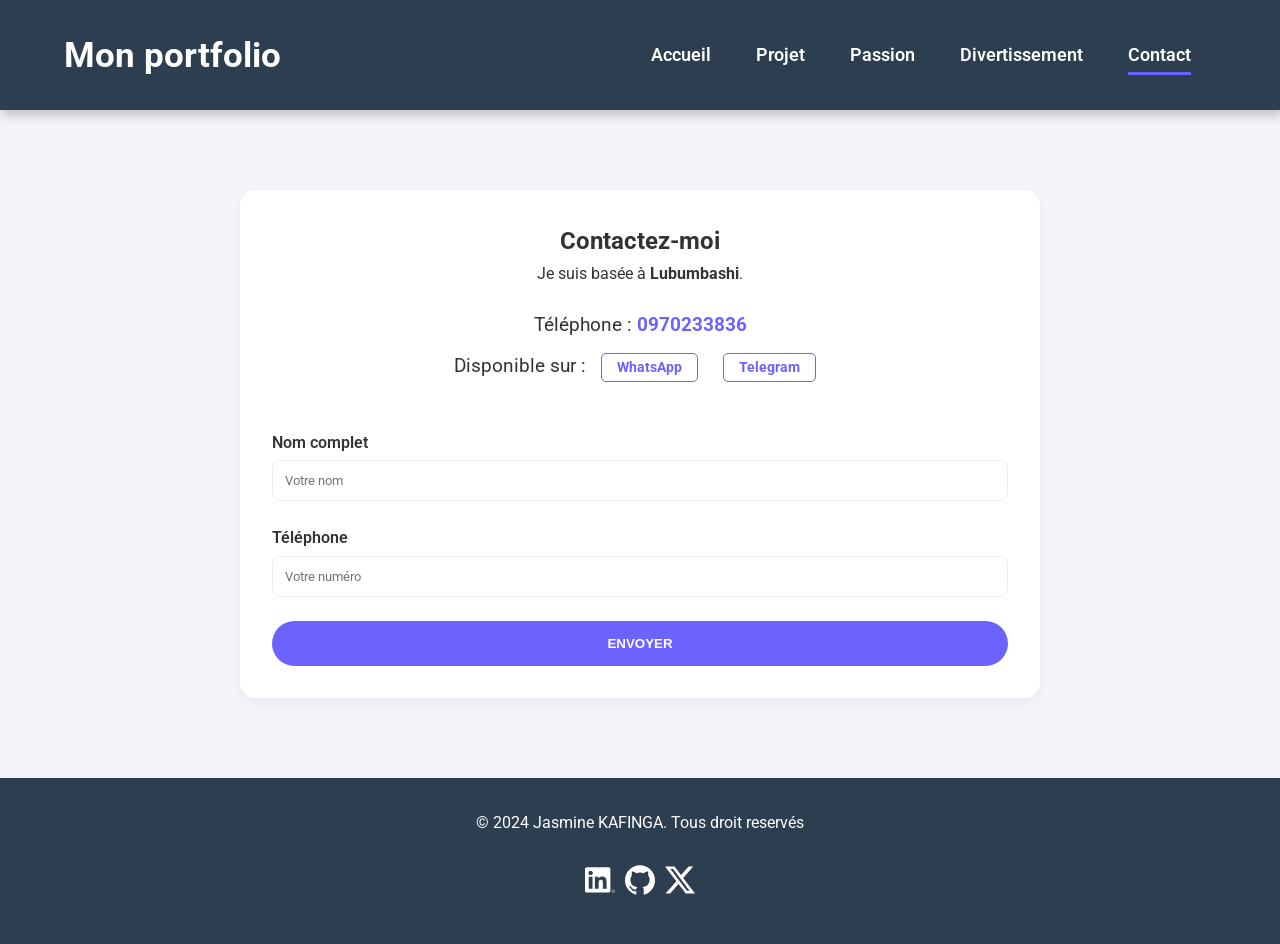
<file: Contact.html>
<!DOCTYPE html>
<html lang="en">
<head>
  <meta charset="UTF-8">
  <meta name="viewport" content="width=device-width, initial-scale=1.0">
  <title>Mon portfolio</title>
  <link rel="stylesheet" href="CSS/Style.css">
  <link rel="preconnect" href="https://fonts.googleapis.com">
<link rel="preconnect" href="https://fonts.gstatic.com" crossorigin>
<link href="https://fonts.googleapis.com/css2?family=Roboto:ital,wght@0,100..900;1,100..900&display=swap" rel="stylesheet">
</head>
<body>
  <header>
    <div>
      <a href="">Mon portfolio</a>
      </div>
      <nav>
        <ul>
          <li><a href="index.html">Accueil</a></li>
          <li><a href="Projet.html">Projet</a></li>
          <li><a href="Passions.html">Passion</a></li>
          <li><a href="Divertissement.html">Divertissement</a></li>
          <li><a href="Contact.html"class="active">Contact</a></li>
        </ul>
      </nav>
        </ul>
      </nav> 
  </header>
   <main class="contact-container">
    <section class="contact-info">
      <h1>Contactez-moi</h1>
      <p>Je suis basée à <strong>Lubumbashi</strong>.</p>
      <div class="direct-contact">
        <p>Téléphone : <a href="tel:+243970233836">0970233836</a></p>
        <div class="social-apps">
          <span>Disponible sur :</span>
          <a href="https://wa.me" target="_blank">WhatsApp</a>
          <a href="https://t.me" target="_blank">Telegram</a>
        </div>
      </div>
    </section>

    <section class="contact-form">
      <form action="#" method="post">
        <div class="form-group">
          <label for="nom">Nom complet</label>
          <input type="text" id="nom" name="nom" placeholder="Votre nom" required>
        </div>
        <div class="form-group">
          <label for="telephone">Téléphone</label>
          <input type="tel" id="telephone" name="telephone" placeholder="Votre numéro" required>
        </div>
        <button type="submit" class="btn-submit">Envoyer</button>
      </form>
    </section>
  </main>

  <footer>
    <p>&copy 2024 Jasmine KAFINGA. Tous droit reservés</P>
    <img src="image/linkedin.svg" alt="linkedin" width="30"><img src="image/github.svg" alt="github"width="30"><img src="image/twitter-alt.svg" alt="twitter-alt"width="30">
  </footer>
</body>
</html>
</file>
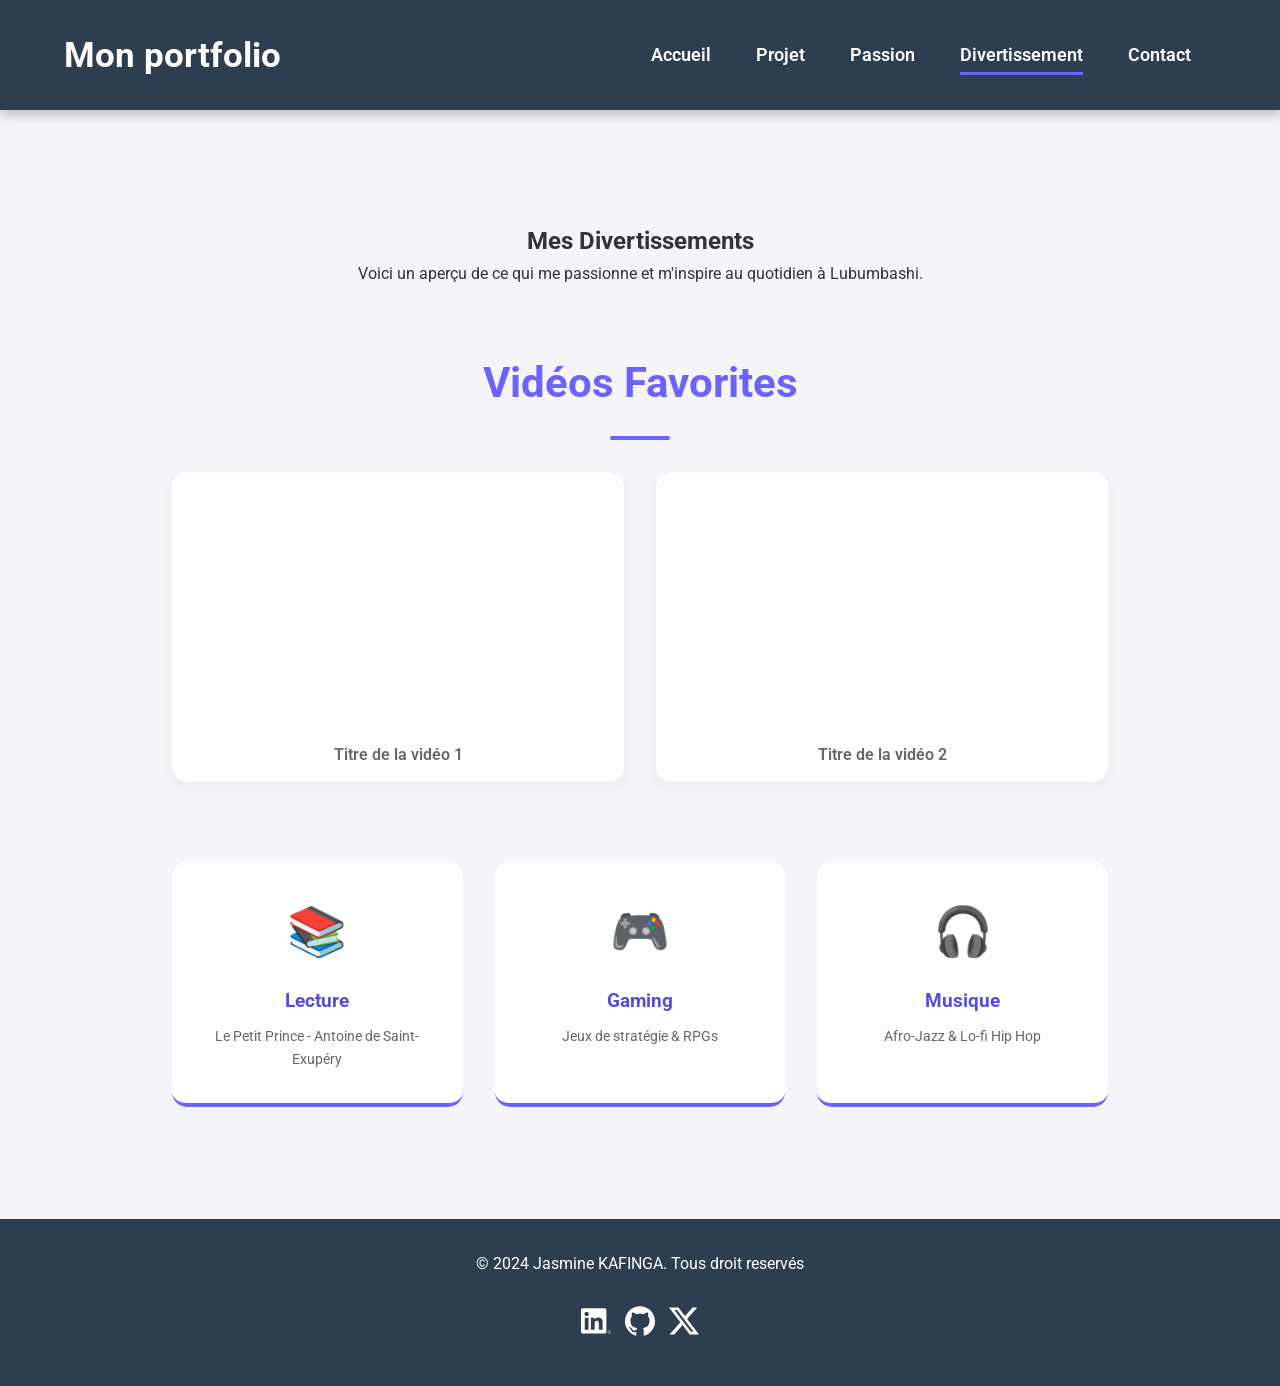
<file: Divertissement.html>
<!DOCTYPE html>
<html lang="en">
<head>
  <meta charset="UTF-8">
  <meta name="viewport" content="width=device-width, initial-scale=1.0">
  <title>Mon portfolio</title>
  <link rel="stylesheet" href="CSS/Style.css">
  <link rel="preconnect" href="https://fonts.googleapis.com">
<link rel="preconnect" href="https://fonts.gstatic.com" crossorigin>
<link href="https://fonts.googleapis.com/css2?family=Roboto:ital,wght@0,100..900;1,100..900&display=swap" rel="stylesheet">
</head>
<body>
  <header>
    <div>
      <a href="">Mon portfolio</a>
      </div>
      <nav>
        <ul>
          <li><a href="index.html">Accueil</a></li>
          <li><a href="Projet.html">Projet</a></li>
          <li><a href="Passions.html">Passion</a></li>
          <li><a href="Divertissement.html"class="active">Divertissement</a></li>
          <li><a href="Contact.html">Contact</a></li>
        </ul>
      </nav>
        </ul>
      </nav> 
  </header>
  <main class="entertainment-container">
    <section class="intro-entertainment">
        <h1>Mes Divertissements</h1>
        <p>Voici un aperçu de ce qui me passionne et m'inspire au quotidien à Lubumbashi.</p>
    </section>

    <!-- Section Vidéos -->
    <section class="video-gallery">
        <h2>Vidéos Favorites</h2>
        <div class="video-grid">
            <div class="video-card">
                <iframe src="https://youtube.com" frameborder="0" allowfullscreen title="Vidéo 1"></iframe>
                <p>Titre de la vidéo 1</p>
            </div>
            <div class="video-card">
                <iframe src="https://youtube.com" frameborder="0" allowfullscreen title="Vidéo 2"></iframe>
                <p>Titre de la vidéo 2</p>
            </div>
        </div>
    </section>

    <!-- Section Loisirs -->
    <section class="hobbies-grid">
        <div class="hobby-item">
            <div class="hobby-icon">📚</div>
            <h3>Lecture</h3>
            <p>Le Petit Prince - Antoine de Saint-Exupéry</p>
        </div>
        <div class="hobby-item">
            <div class="hobby-icon">🎮</div>
            <h3>Gaming</h3>
            <p>Jeux de stratégie & RPGs</p>
        </div>
        <div class="hobby-item">
            <div class="hobby-icon">🎧</div>
            <h3>Musique</h3>
            <p>Afro-Jazz & Lo-fi Hip Hop</p>
        </div>
    </section>
  </main>

  <footer>
    <p>&copy 2024 Jasmine KAFINGA. Tous droit reservés</P>
    <div class="social-icons">
        <img src="image/linkedin.svg" alt="linkedin" width="30">
        <img src="image/github.svg" alt="github" width="30">
        <img src="image/twitter-alt.svg" alt="twitter-alt" width="30">
    </div>
  </footer>
</body>
</html>
</file>
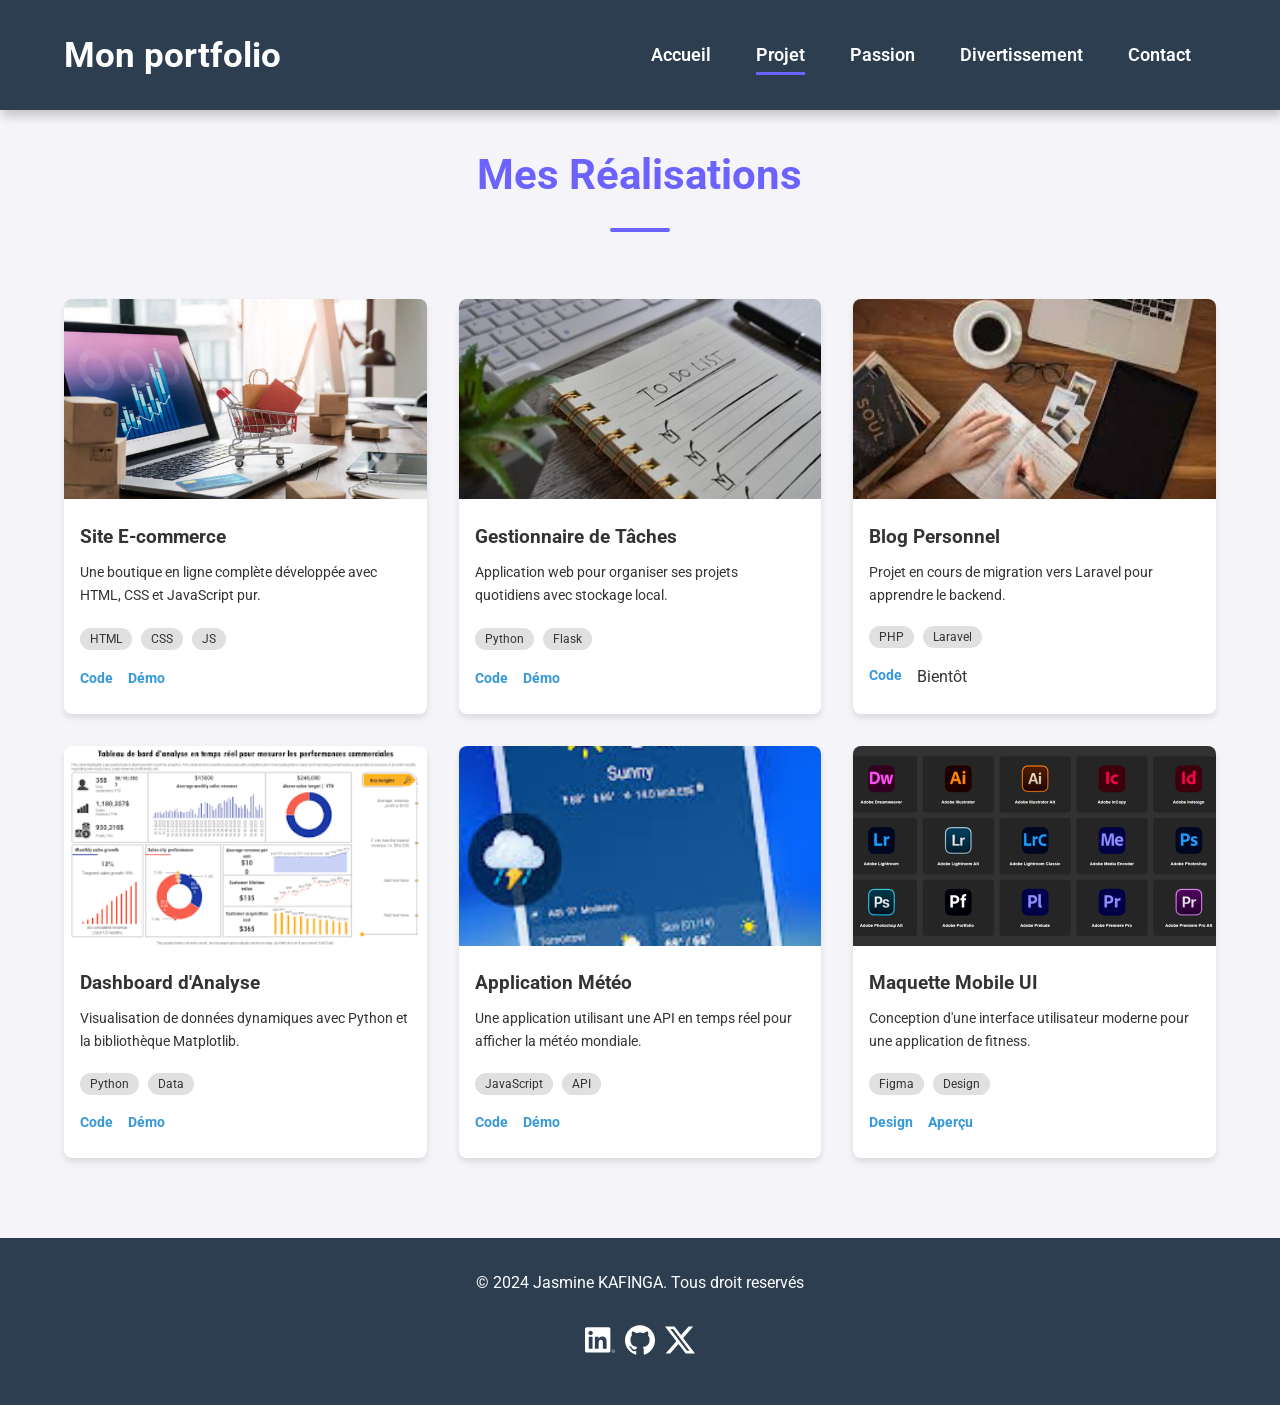
<file: Projet.html>
<!DOCTYPE html>
<html lang="en">
<head>
  <meta charset="UTF-8">
  <meta name="viewport" content="width=device-width, initial-scale=1.0">
  <title>Mon portfolio</title>
  <link rel="stylesheet" href="CSS/Style.css">
  <link rel="preconnect" href="https://fonts.googleapis.com">
<link rel="preconnect" href="https://fonts.gstatic.com" crossorigin>
<link href="https://fonts.googleapis.com/css2?family=Roboto:ital,wght@0,100..900;1,100..900&display=swap" rel="stylesheet">
</head>
<body>
  <header>
    <div>
      <a href="">Mon portfolio</a>
      </div>
      <nav>
        <ul>
          <li><a href="index.html">Accueil</a></li>
          <li><a href="Projet.html"class="active">Projet</a></li>
          <li><a href="Passions.html">Passion</a></li>
          <li><a href="Divertissement.html">Divertissement</a></li>
          <li><a href="Contact.html">Contact</a></li>
        </ul>
      </nav>
        </ul>
      </nav> 
  </header>
  <main>
        <section class="grille-projets">
            <div>
                <h2>Mes Réalisations</h2>
            </div>
            <article> <figure> <img src="image/E-commerce.jpg" alt="Aperçu Site E-commerce" width="300"> 
                      </figure>
                <h3>Site E-commerce</h3>
                <p>Une boutique en ligne complète développée avec HTML, CSS et JavaScript pur.</p> <div class="tags">
                    <span>HTML</span> <span>CSS</span> <span>JS</span> </div>
                <div class="liens-projet">
                    <a href="#"><i class="fa-brands fa-github"></i> Code</a>
                    <a href="#"><i class="fa-solid fa-external-link"></i> Démo</a>
                </div>
            </article>

            <article>
                <figure>
                    <img src="image/Gestionnaire de Tâches.jpg" alt="Aperçu Gestionnaire de Tâches" width="300">
                </figure>
                <h3>Gestionnaire de Tâches</h3>
                <p>Application web pour organiser ses projets quotidiens avec stockage local.</p>
                <div class="tags">
                    <span>Python</span> <span>Flask</span>
                </div>
                <div class="liens-projet">
                    <a href="#"><i class="fa-brands fa-github"></i> Code</a>
                    <a href="#"><i class="fa-solid fa-external-link"></i> Démo</a>
                </div>
            </article>

            <article>
                <figure>
                    <img src="image/blog pers.jpg" alt="Aperçu Blog Personnel" width="300">
                </figure>
                <h3>Blog Personnel</h3>
                <p>Projet en cours de migration vers Laravel pour apprendre le backend.</p>
                <div class="tags">
                    <span>PHP</span> <span>Laravel</span>
                </div>
                <div class="liens-projet">
                    <a href="#"><i class="fa-brands fa-github"></i> Code</a>
                    <span><i class="fa-solid fa-clock"></i> Bientôt</span>
                </div>
            </article>

            <article>
                <figure>
                    <img src="image/Dashboard d'Analyse.png" alt="Aperçu Dashboard" width="300">
                </figure>
                <h3>Dashboard d'Analyse</h3>
                <p>Visualisation de données dynamiques avec Python et la bibliothèque Matplotlib.</p>
                <div class="tags">
                    <span>Python</span> <span>Data</span>
                </div>
                <div class="liens-projet">
                    <a href="#"><i class="fa-brands fa-github"></i> Code</a>
                    <a href="#"><i class="fa-solid fa-external-link"></i> Démo</a>
                </div>
            </article>

            <article>
                <figure>
                    <img src="image/Application Météo.jpg" alt="Aperçu App Météo" width="300">
                </figure>
                <h3>Application Météo</h3>
                <p>Une application utilisant une API en temps réel pour afficher la météo mondiale.</p>
                <div class="tags">
                    <span>JavaScript</span> <span>API</span>
                </div>
                <div class="liens-projet">
                    <a href="#"><i class="fa-brands fa-github"></i> Code</a>
                    <a href="#"><i class="fa-solid fa-external-link"></i> Démo</a>
                </div>
            </article>

            <article>
                <figure>
                    <img src="image/Maquette Pr,Ae,Au,Ps,AI et St.png" alt="Aperçu Design" width="300">
                </figure>
                <h3>Maquette Mobile UI</h3>
                <p>Conception d'une interface utilisateur moderne pour une application de fitness.</p>
                <div class="tags">
                    <span>Figma</span> <span>Design</span>
                </div>
                <div class="liens-projet">
                    <a href="#"><i class="fa-solid fa-pen-nib"></i> Design</a>
                    <a href="#"><i class="fa-solid fa-eye"></i> Aperçu</a>
                </div>
            </article>
        </section>

  </main>
  <footer>
    <p>&copy 2024 Jasmine KAFINGA. Tous droit reservés</P>
    <img src="image/linkedin.svg" alt="linkedin" width="30"><img src="image/github.svg" alt="github"width="30"><img src="image/twitter-alt.svg" alt="twitter-alt"width="30">
  </footer>
</body>
</html>
</file>
<file: CSS/Style.css>
:root {
   --Violet-doux: #6c63FF;
   --Violet-fonce: #534edd;
   --Violet-Vif: #ffA726;
   --gris-tres-fort: #333;
   --gris-fonce: #666;
   --gris-tres-clair: #f8f8f8;
   --gris-clair: #eee;


}

*{
    margin: 0;
    padding: 0;
    box-sizing: border-box;

}
body{
    background-color: var(white);
    font-family: roboto, sans-serif;
    line-height: 1.6;
    }
header{
    background-color: white;
    box-shadow: 2px 6px 10px rgba(0,0 ,0 , 0.2);
    position: sticky;
    top: 0;
    z-index: 100;
    display: flex;
    justify-content: space-between;
    align-items: center;
    padding: 2rem 3rem;

}
header div a {
    text-decoration: none;
    font-size: 2.2rem;
    font-weight: bold;
    color: var(white);
}
ul li {
    list-style: none;
    margin: 25px;

}
ul{
    display: flex;

}
ul li a {
    text-decoration: none;
    color: var(--gris-tres-fonce);
    font-weight: 600;
    font-size: 1.1rem;
    position: relative;
    padding: 10px 0;
}
ul li a:hover{
    color: var(--Violet-doux);
}

ul li a::after{
    content: '';
    position: absolute;
    left: 0;
    bottom: 0;
    height: 3px;
    width: 0%;
    background-color: var(--Violet-doux);
    transition: width 0.3s ease;
}

ul li a:hover::after {
    width: 100%;
}

a.active{
    color: var(--gris-tres-fonce);
}
a.active::after{
    width: 100%;
}
.hero{
    display: flex;
    justify-content: center;
    align-items: center;
    gap: 5rem;
    text-align: center;
    margin: 10rem 2rem;
}
.hero img {
    width: 300px;
    height: 300px;
    object-fit: cover;
    border-radius: 50%;
    border: 8px solid var(--Violet-doux);
}

.hero h1 {
    color: var(--Violet-fonce);
    font-size: 4rem;
    font-weight: 700;
    margin-bottom: 1.2rem;
}

.hero p {
    color: var(--gris-fonce);
    font-size: 1.3rem;
    margin-bottom: 1.2rem;
}

.hero a {
    text-decoration: none;
    display: inline-block;
    background-color: var(--Violet-doux);
    color: white;
    padding: 15px 30px;
    border-radius: 50px;
    text-transform: uppercase;
    letter-spacing: 1.1px;
    font-weight: 600;
    margin: 1rem;
    transition: background-color 0.3s ease, transform 0.2s ease;
}

.hero a:hover{
    background-color: var(--Violet-fonce);
    transform: translate(-3px);
}
.apropos {
    width: 800px;
    margin: 6rem auto;
    text-align: center;
}

section h2 {
    color: var(--Violet-doux);
    font-size: 2.6rem;
    font-weight: 700;
    position: relative;
    text-align: center;
    
}
section h2::after {
    content: '';
    display: block;
    width: 60px;
    height: 4px;
    background-color: var(--Violet-doux);
    margin: 1.2rem auto;
    border-radius: 2px;
}

.apropos p {
    margin-bottom: 1.6rem;
    color: var(--gris-fonce);
    font-size: 1.2rem;
}

.competences table{
    width: 80%;
    margin: 0 auto;
    border-collapse: collapse;
    background-color: #FFF;
    box-shadow: 0 5px 15px rgba(0, 0, 0, 00);
    border-radius: 10px;
    overflow: hidden;
}

.competences table th, .competences table td{
    padding: 15px;

}

.competences table thead{
    background-color: var(--Violet-doux);
    color: #FFF;
    text-transform: uppercase;
}

.competences table tbody td {
    border-bottom: 1px solid var(--gris-clair);
}

.competences table tbody tr:nth-child(even){
    background-color: #fdfdfd;
}
.competences table tbody tr{
    transition: background-color 0.3s ease;
}

.competences table tbody tr:hover {
    background-color: #f0f0f0;
}

.competences table thead th {
    text-align: left;
}

footer {
    margin-top: 3rem;
    background-color: var(--Violet-doux);
    padding: 3rem 0;
    text-align: center;
    color: white;

}

footer p {
    color: white;
    margin-bottom: 1.2rem;
}

footer a {
    display: inline-block;
    font-size: 1.6rem;
    color: white;
    margin: 0 10px;
    transition: color 0.3s ease, transform 0.2s ease;
}

footer a:hover {
    color:#FFA726;
    transform: translateY(-3px);
}
/* Styles pour la page Contact */
.contact-container {
    max-width: 800px;
    margin: 5rem auto;
    padding: 2rem;
    display: flex;
    flex-direction: column;
    gap: 3rem;
    background-color: white;
    border-radius: 15px;
    box-shadow: 0 5px 15px rgba(0,0,0,0.05);
}

.contact-info {
    text-align: center;
}

.direct-contact {
    margin-top: 1.5rem;
    font-size: 1.2rem;
}

.direct-contact a {
    color: var(--Violet-doux);
    text-decoration: none;
    font-weight: bold;
}

.social-apps {
    margin-top: 10px;
}

.social-apps a {
    margin: 0 10px;
    padding: 5px 15px;
    border: 1px solid var(--Violet-doux);
    border-radius: 5px;
    font-size: 0.9rem;
    transition: all 0.3s;
}

.social-apps a:hover {
    background-color: var(--Violet-doux);
    color: white;
}

.contact-form {
    width: 100%;
}

.form-group {
    margin-bottom: 1.5rem;
    display: flex;
    flex-direction: column;
    text-align: left;
}

.form-group label {
    margin-bottom: 5px;
    font-weight: 600;
    color: var(--gris-tres-fort);
}

.form-group input {
    padding: 12px;
    border: 1px solid var(--gris-clair);
    border-radius: 8px;
    font-family: inherit;
}

.btn-submit {
    width: 100%;
    background-color: var(--Violet-doux);
    color: white;
    padding: 15px;
    border: none;
    border-radius: 50px;
    font-weight: 600;
    text-transform: uppercase;
    cursor: pointer;
    transition: background 0.3s;
}

.btn-submit:hover {
    background-color: var(--Violet-fonce);
}
/* Styles pour la page Divertissement */
.entertainment-container {
    max-width: 1000px;
    margin: 5rem auto;
    padding: 2rem;
}

.intro-entertainment {
    text-align: center;
    margin-bottom: 4rem;
}

.video-gallery {
    margin-bottom: 5rem;
}

.video-grid {
    display: grid;
    grid-template-columns: repeat(auto-fit, minmax(300px, 1fr));
    gap: 2rem;
    margin-top: 2rem;
}

.video-card {
    background: white;
    padding: 15px;
    border-radius: 15px;
    box-shadow: 0 5px 15px rgba(0,0,0,0.05);
}

.video-card iframe {
    width: 100%;
    aspect-ratio: 16 / 9;
    border-radius: 10px;
}

.video-card p {
    margin-top: 10px;
    font-weight: 600;
    color: var(--gris-fonce);
    text-align: center;
}

.hobbies-grid {
    display: grid;
    grid-template-columns: repeat(auto-fit, minmax(200px, 1fr));
    gap: 2rem;
    text-align: center;
}

.hobby-item {
    background: white;
    padding: 2rem;
    border-radius: 15px;
    transition: transform 0.3s ease;
    border-bottom: 4px solid var(--Violet-doux);
}

.hobby-item:hover {
    transform: translateY(-10px);
}

.hobby-icon {
    font-size: 3rem;
    margin-bottom: 1rem;
}

.hobby-item h3 {
    color: var(--Violet-fonce);
    margin-bottom: 0.5rem;
}

.hobby-item p {
    color: var(--gris-fonce);
    font-size: 0.9rem;
}
* {
  margin: 0;
  padding: 0;
  box-sizing: border-box;
}

body {
  font-family: 'Roboto', sans-serif;
  line-height: 1.6;
  background-color: #f4f4f9;
  color: #333;
}

header {
  background: #2c3e50;
  color: #fff;
  padding: 1rem 5%;
  display: flex;
  justify-content: space-between;
  align-items: center;
  position: sticky;
  top: 0;
  z-index: 1000;
}

header a {
  color: #fff;
  text-decoration: none;
  font-weight: 700;
}

nav ul {
  display: flex;
  list-style: none;
}

nav ul li {
  margin-left: 20px;
}

nav ul li a:hover, .active {
  color: #3498db;
}

main {
  padding: 2rem 5%;
}

.grille-projets {
  display: grid;
  grid-template-columns: repeat(auto-fit, minmax(300px, 1fr));
  gap: 2rem;
}

.grille-projets div:first-child {
  grid-column: 1 / -1;
  text-align: center;
  margin-bottom: 1rem;
}

article {
  background: #fff;
  border-radius: 8px;
  overflow: hidden;
  box-shadow: 0 4px 6px rgba(0,0,0,0.1);
  transition: transform 0.3s ease;
  display: flex;
  flex-direction: column;
  padding-bottom: 1.5rem;
}

article:hover {
  transform: translateY(-5px);
}

figure img {
  width: 100%;
  height: 200px;
  object-fit: cover;
}

article h3 {
  padding: 1rem 1rem 0.5rem;
}

article p {
  padding: 0 1rem;
  font-size: 0.9rem;
  flex-grow: 1;
}

.tags {
  padding: 1rem;
}

.tags span {
  background: #e0e0e0;
  padding: 4px 10px;
  border-radius: 15px;
  font-size: 0.75rem;
  margin-right: 5px;
}

.liens-projet {
  padding: 0 1rem;
  display: flex;
  gap: 15px;
}

.liens-projet a {
  text-decoration: none;
  color: #3498db;
  font-weight: bold;
  font-size: 0.9rem;
}

footer {
  background: #2c3e50;
  color: #fff;
  text-align: center;
  padding: 2rem;
  margin-top: 3rem;
}

footer img {
  margin: 10px 5px;
  filter: invert(1);
}

.passions-container h1 {
  text-align: center;
  margin-bottom: 2rem;
  color: #2c3e50;
}

.grille-passions {
  display: grid;
  grid-template-columns: repeat(auto-fit, minmax(250px, 1fr));
  gap: 25px;
}

.carte-passion {
  position: relative;
  border-radius: 12px;
  overflow: hidden;
  height: 300px;
  box-shadow: 0 4px 15px rgba(0,0,0,0.1);
}

.carte-passion img {
  width: 100%;
  height: 100%;
  object-fit: cover;
  transition: transform 0.5s ease;
}

.carte-passion:hover img {
  transform: scale(1.1);
}

.passion-info {
  position: absolute;
  bottom: 0;
  left: 0;
  right: 0;
  padding: 20px;
  background: linear-gradient(transparent, rgba(0,0,0,0.8));
  color: white;
}

.passion-info h3 {
  margin-bottom: 5px;
  font-size: 1.4rem;
}

.passion-info p {
  font-size: 0.85rem;
  opacity: 0.9;
}
</file>
